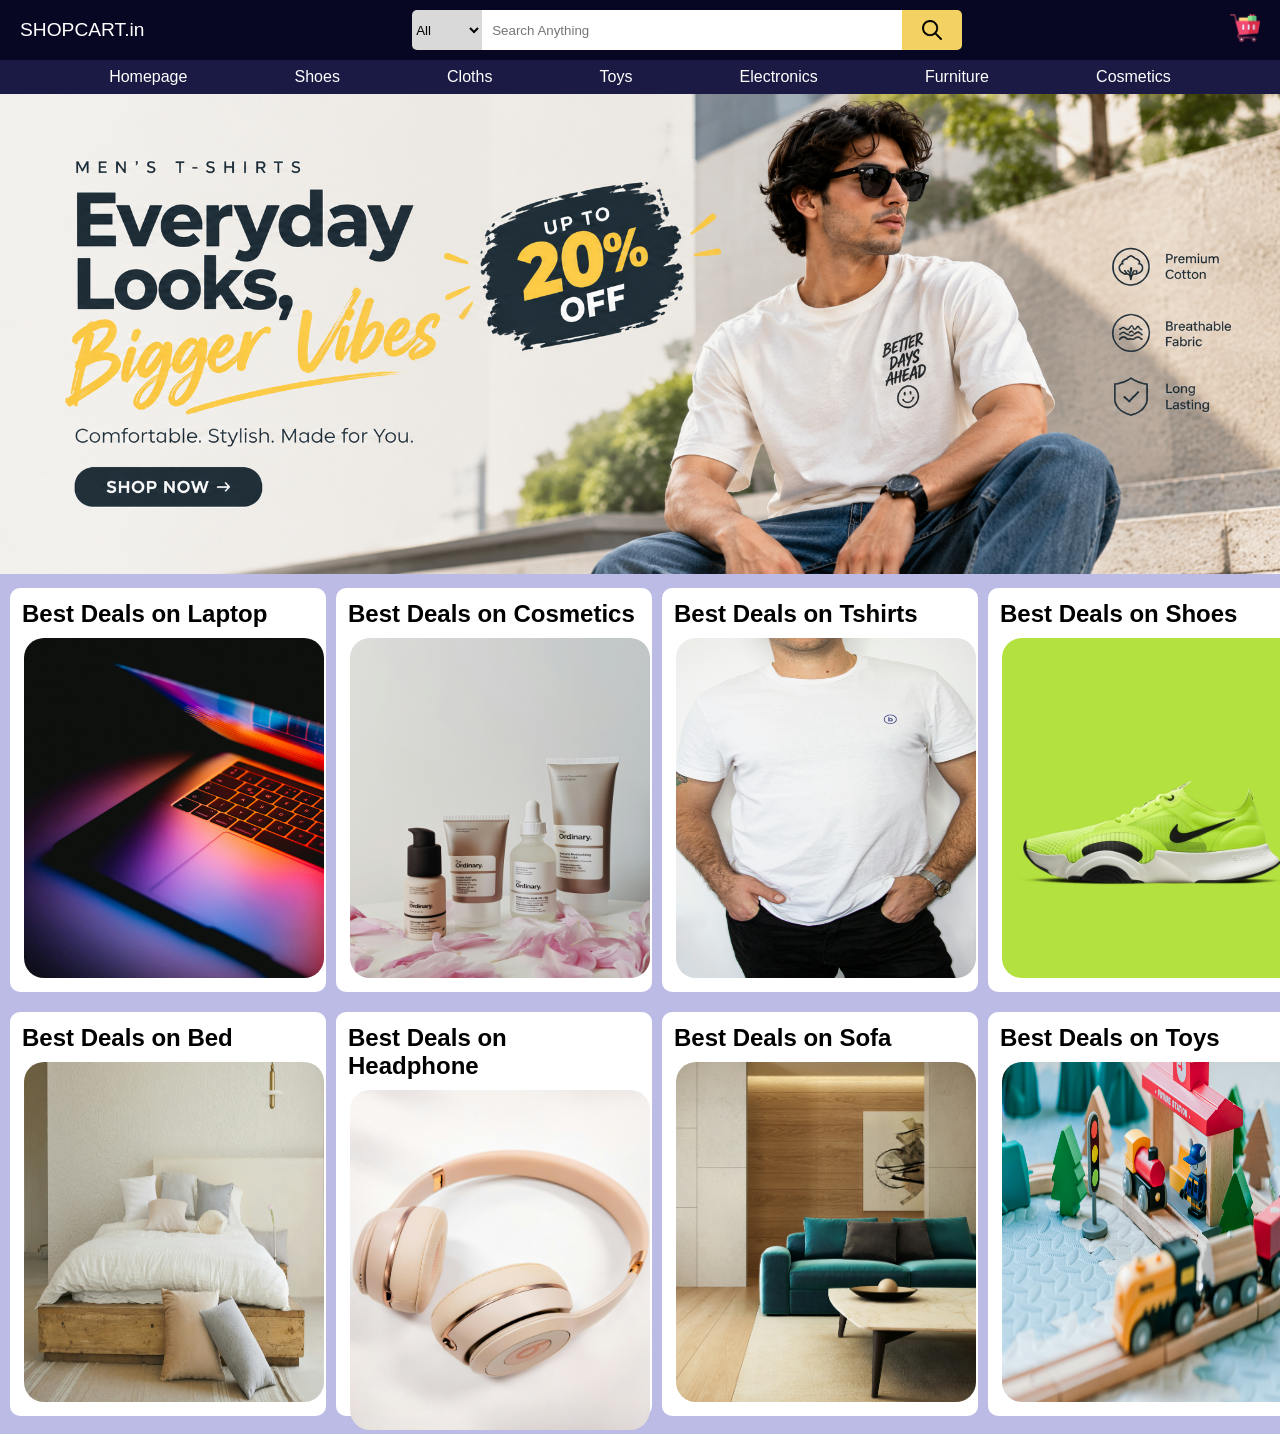
<file: index.html>
<!DOCTYPE html>
<html lang="en">
<head>
    <meta charset="UTF-8">
    <meta name="viewport" content="width=device-width, initial-scale=1.0">
    <title>E-commerce Project</title>
    <link rel="stylesheet" href="style.css">
</head>
<body>

    <div id="navbar">

        <a class="main_logo" href="#">SHOPCART.in</a>

        
        <div class="search_bar">
            <select class="category">
                <option value="all">All</option>
                <option value="tshirts">Tshirts</option>
                <option value="Beauty ">Beauty </option>
                <option value="Electronic ">Electronic </option>
                <option value="Toys">Toys</option>
                <option value="Furniture">Furniture</option>
            </select>

            <input class="search" placeholder="Search Anything">
            <div class="search_div">
                <img class="search_logo" src="images\search.png">
            </div>
        </div>


        <div class="cart">
           <a href="cart.html"><img class="cart_logo" src="images\trolley.png"></a>
        </div>
    </div>

    <div id="category">
        <a class="opt" href="index.html">Homepage</a>
        <a class="opt" href="product.html?category=shoes">Shoes</a>
        <a class="opt" href="product.html?category=tshirts">Cloths</a>
        <a class="opt" href="product.html?category=toys">Toys</a>
        <a class="opt" href="product.html?category=electronics">Electronics</a>
        <a class="opt" href="product.html?category=furniture">Furniture</a>
        <a class="opt" href="product.html?category=cosmetics">Cosmetics</a> 
    </div>
    
    <div id="banner">
       
         <a href="product.html?category=shoes"><img class="banner1" src="images\banner1.png" alt="banner1"></a>

    </div>

    <section id="boxes">
        <div class="row">

            <div class="box" > 
                <h2 class="head"> Best Deals on Laptop</h2>
               <a href="product.html?category=electronics"><img class="img" src="images\laptop.jpg" alt="laptops"></a>
            </div>

            <div class="box" >
                <h2 class="head">Best Deals on Cosmetics</h2>
               <a href="product.html?category=cosmetics">  <img class="img" src="images\cosmetics.jpg" alt="cosmetics"></a>
            </div>

            <div class="box" >
                <h2 class="head">Best Deals on Tshirts</h2>
                <a href="product.html?category=tshirts"> <img class="img" src="images\tshirt.jpg" alt="tshirts"></a>
            </div>

            <div class="box" >
                <h2 class="head">Best Deals on Shoes</h2>
                <a href="product.html?category=shoes">  <img class="img" src="images\shoes1.jpg" alt="shoes"></a>
            </div>

        </div>
        <div class="row">

            <div class="box" >
                <h2 class="head">Best Deals on Bed</h2>
                 <a href="product.html?category=furniture"><img class="img" src="images\bed.jpg" alt="bed"></a>
            </div>

            <div class="box" >
                <h2 class="head">Best Deals on Headphone</h2>
                <a href="product.html?category=electronics"> <img class="img" src="images\headphone.jpg" alt="headphone"></a>
            </div>

            <div class="box" >
                <h2 class="head">Best Deals on Sofa</h2>
                <a href="product.html?category=furniture"> <img class="img" src="images\sofa.jpg" alt="sofa"></a>
            </div>

            <div class="box" >
                <h2 class="head">Best Deals on Toys</h2>
                <a href="product.html?category=toys"><img class="img" src="images\toys.jpg" alt="toys"></a>
            </div>

        </div>


    </section>
    
    







    

    <script src="app.js"></script>
</body>
</html>
</file>
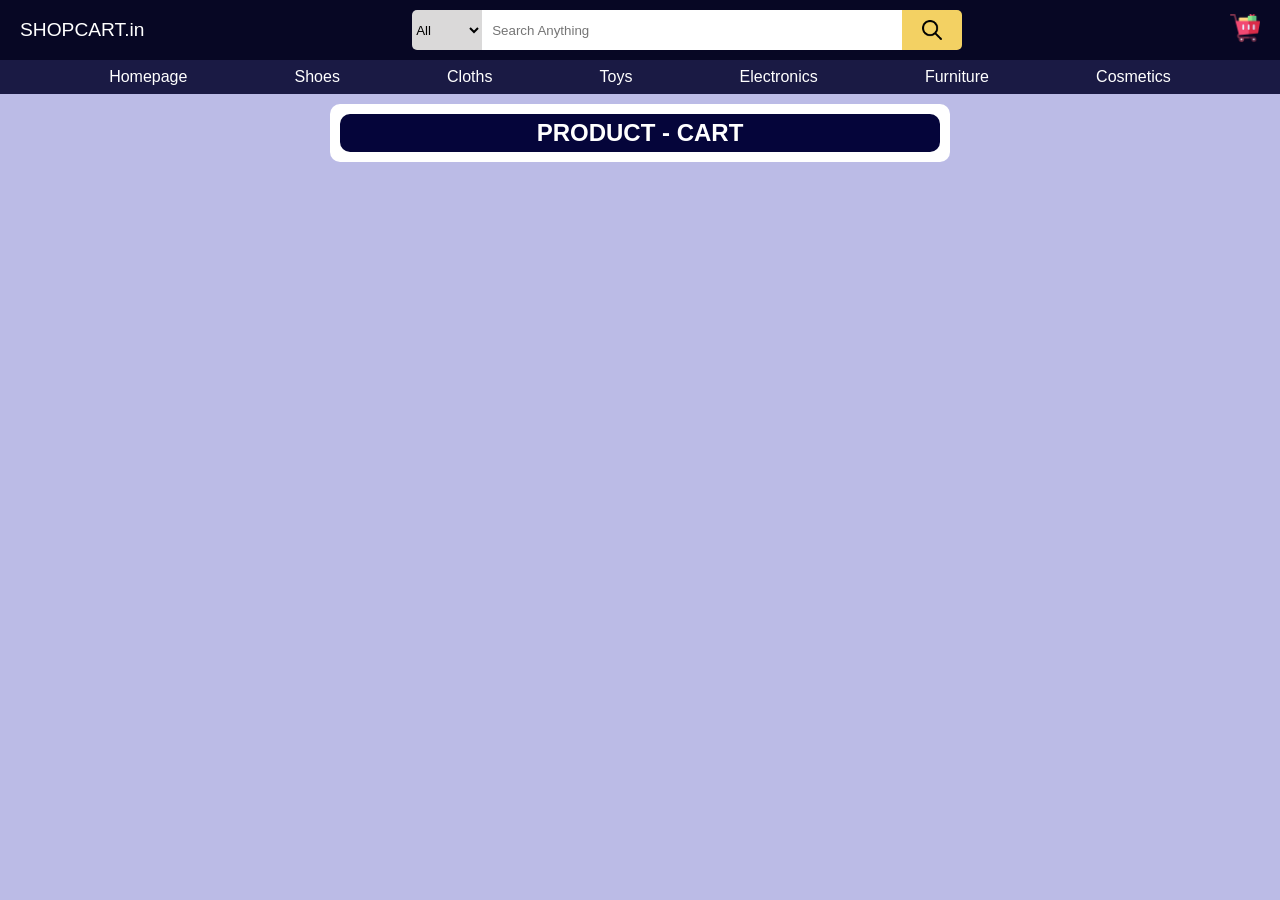
<file: cart.html>
<!DOCTYPE html>
<html lang="en">
<head>
    <meta charset="UTF-8">
    <meta name="viewport" content="width=device-width, initial-scale=1.0">
    <link rel="stylesheet" href="cart.css">
    <title>Cart page</title>
</head>
<body>
    <div id="navbar">

        <a class="main_logo" href="#">SHOPCART.in</a>

        
        <div class="search_bar">
            <select class="category">
                <option value="all">All</option>
                <option value="tshirts">Tshirts</option>
                <option value="Beauty ">Beauty </option>
                <option value="Electronic ">Electronic </option>
                <option value="Toys">Toys</option>
                <option value="Furniture">Furniture</option>
            </select>

            <input class="search" placeholder="Search Anything">
            <div class="search_div">
                <img class="search_logo" src="images\search.png">
            </div>
        </div>


        <div class="cart">
           <a href="cart.html"><img class="cart_logo" src="images\trolley.png"></a>
        </div>
    </div>

    <div id="category">
        <a class="opt" href="index.html">Homepage</a>
        <a class="opt" href="product.html?category=shoes">Shoes</a>
        <a class="opt" href="product.html?category=tshirts">Cloths</a>
        <a class="opt" href="product.html?category=toys">Toys</a>
        <a class="opt" href="product.html?category=electronics">Electronics</a>
        <a class="opt" href="product.html?category=furniture">Furniture</a>
        <a class="opt" href="product.html?category=cosmetics">Cosmetics</a> 
    </div>

    <section class="cart_section">
        <div class="cart_div">
            <div class="heading_text"><h2 class="products_cart">PRODUCT - CART</h2></div>
        </div>

            
        
        </div>

    </section>
    


    <script src="cart.js"></script>
</body>
</html>
</file>
<file: style.css>
*{
    margin: 0;
    padding: 0;
    font-family: Arial, Helvetica, sans-serif;
}

html,body{
    height: 100%;
    width: 100%;
    background-color:rgb(187, 187, 230);
}

#navbar{
    background-color: rgb(7, 7, 36);
    padding: 10px 20px;
    display: flex;
    flex-direction: row;
    justify-content: space-between;
}



.main_logo{
    color: white;
    text-decoration: none;
    font-size: larger;
    display: flex;
    align-items: center;
}

.search_bar{
    display: flex;
    flex-direction: row;
}
.category{
    height: 40px;
    border-top-left-radius: 5px;
    border-bottom-left-radius: 5px;
    border: none;
    background-color: rgb(218, 217, 217);
    width: 70px;
}
.search{
    height: 20px;
    padding: 10px;
    width: 400px;
    border: none;

}
.search_div{
    background-color: rgb(243, 209, 99);
    height: 40px;
    display: flex;
    align-items: center;
    justify-content: center;
    
    border-top-right-radius: 5px;
    border-bottom-right-radius: 5px;
    width: 60px;
    border: none;
}
.search_logo{
    height: 20px;
}
.cart{
    display: flex;
    align-items: center;
}
.cart_logo{
    height: 30px;
}


#category{
    background-color: rgba(1, 1, 43, 0.863);
    display: flex;
    padding: 5px;
    justify-content: space-evenly;
}
.opt{
    color: white;
    text-decoration: none;
    padding: 2px;
    border: 1px solid transparent;
}
.opt:hover{
    border: 1px solid white;
}

#banner{
    flex-direction: row;
    display: flex;
}
.banner1{
    width: 100%;
}





#boxes{
    display: flex;
    flex-direction: column;
    width: 100%;
}

.head{
    padding: 10px 
}
.box{
    width: 390px;
    height: 400px;
    border-radius: 10px;
    border: 2px solid transparent;
    display: flex;
    flex-direction: column;
    background-color:white;
}
.box:hover{
    border: 2px solid black;
}

.row{
    display: flex;
    flex-direction: row;
    padding: 10px;
    gap: 10px;

}

.img{
    height: 340px;
    width: 300px;
    border-radius: 20px;
    margin-left: 12px;
}
</file>
<file: cart.css>
*{
    margin: 0;
    padding: 0;
    font-family: Arial, Helvetica, sans-serif;
}

html,body{
    height: 100%;
    width: 100%;
    background-color:rgb(187, 187, 230);
}
#navbar{
    background-color: rgb(7, 7, 36);
    padding: 10px 20px;
    display: flex;
    flex-direction: row;
    justify-content: space-between;
}



.main_logo{
    color: white;
    text-decoration: none;
    font-size: larger;
    display: flex;
    align-items: center;
}

.search_bar{
    display: flex;
    flex-direction: row;
}
.category{
    height: 40px;
    border-top-left-radius: 5px;
    border-bottom-left-radius: 5px;
    border: none;
    background-color: rgb(218, 217, 217);
    width: 70px;
}
.search{
    height: 20px;
    padding: 10px;
    width: 400px;
    border: none;

}
.search_div{
    background-color: rgb(243, 209, 99);
    height: 40px;
    display: flex;
    align-items: center;
    justify-content: center;
    
    border-top-right-radius: 5px;
    border-bottom-right-radius: 5px;
    width: 60px;
    border: none;
}
.search_logo{
    height: 20px;
}
.cart{
    display: flex;
    align-items: center;
}
.cart_logo{
    height: 30px;
}

#category{
    background-color: rgba(1, 1, 43, 0.863);
    display: flex;
    padding: 5px;
    justify-content: space-evenly;
}
.opt{
    color: white;
    text-decoration: none;
    padding: 2px;
    border: 1px solid transparent;
}
.opt:hover{
    border: 1px solid white;
}

.cart_section{
    width: 100%;
    height: auto;
    display: flex;
    justify-content: center;
    margin-top: 10px;
}
.cart_div{
    background-color: white;
    width: 600px;
    height: auto;
    border-radius: 10px;
    padding: 10px;

}
.heading_text{
    display: flex;
    justify-content: center;
    background-color: rgb(5, 5, 58);
    border-radius: 10px;
    padding: 5px;
}
.products_cart{
    color: white;


}

.product_div{
    border-radius: 10px;
    border: 2px solid black;
    width: 580px;
    height: 80px;
    display: flex;
    flex-direction: row;
    padding: 10px;
    margin-top: 10px;
    gap: 50px;
}

.product_image{
    height: 80px;
    border-radius: 5px;
    width: 100px;
    object-fit: cover;
    
}
.product_name{
    color: black;
}
.product_price{
    color: black; 
}
.product_remove{
    border-radius: 20px;
    background-color: rgb(228, 34, 34);
    border: 2px solid transparent;
    height: 30px;
    margin-left:30px ;
    color: white;
    font-size: 15px;
    width: 100px;
    gap: 30px;
    cursor: pointer;

}

.product_remove:hover{
    border:2px solid black ;
}
</file>
